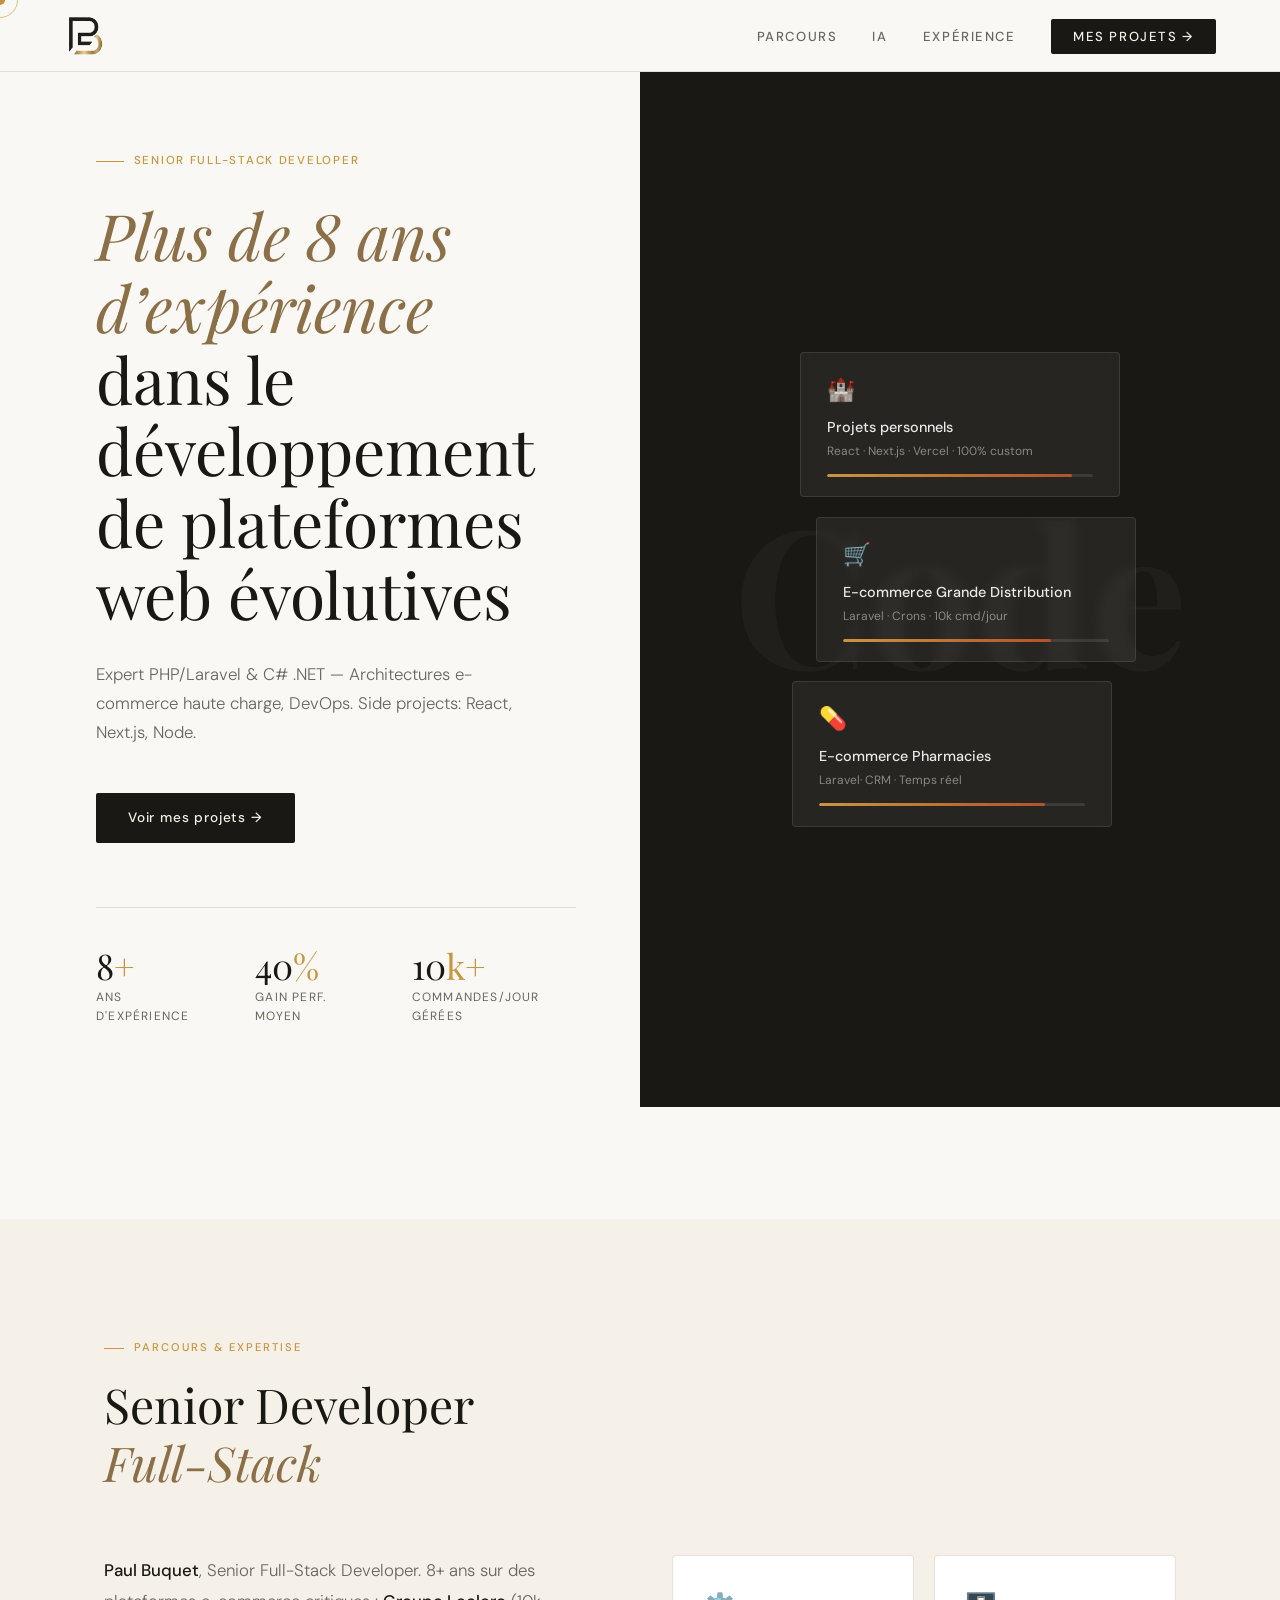
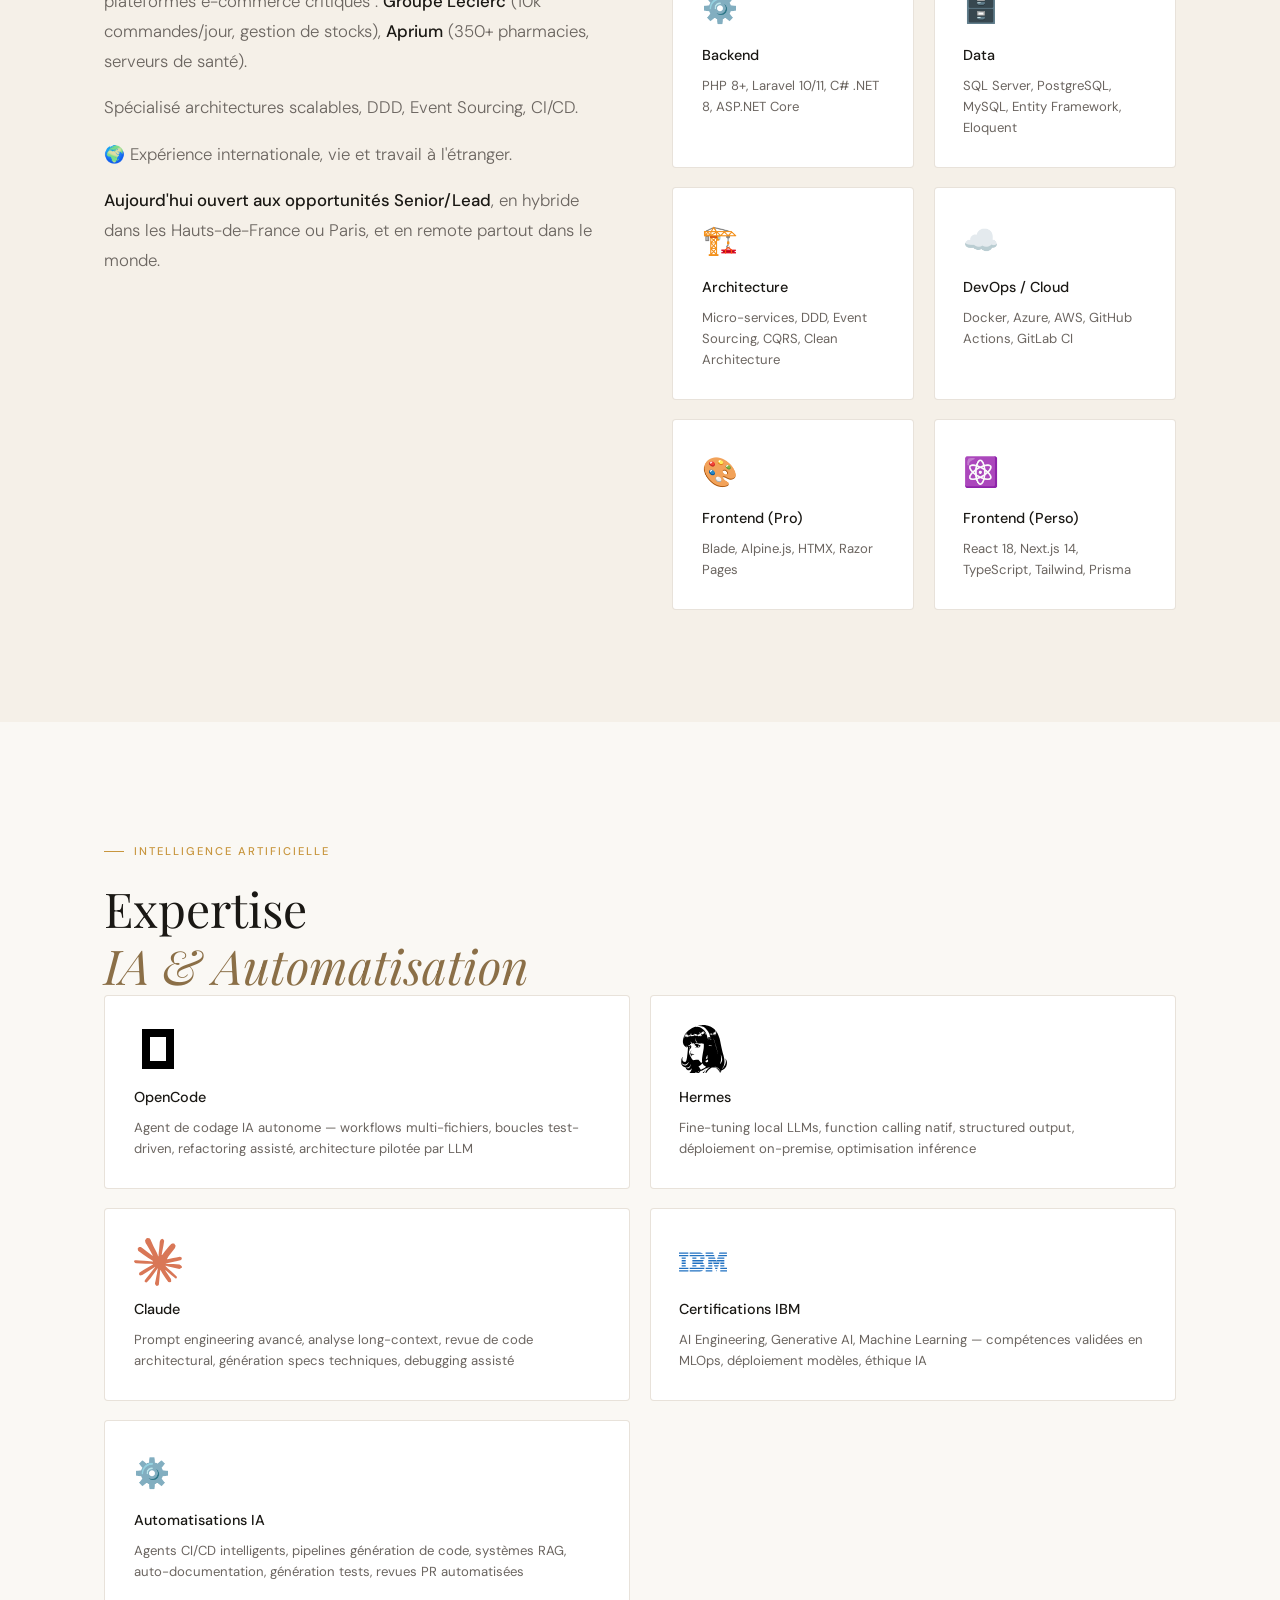
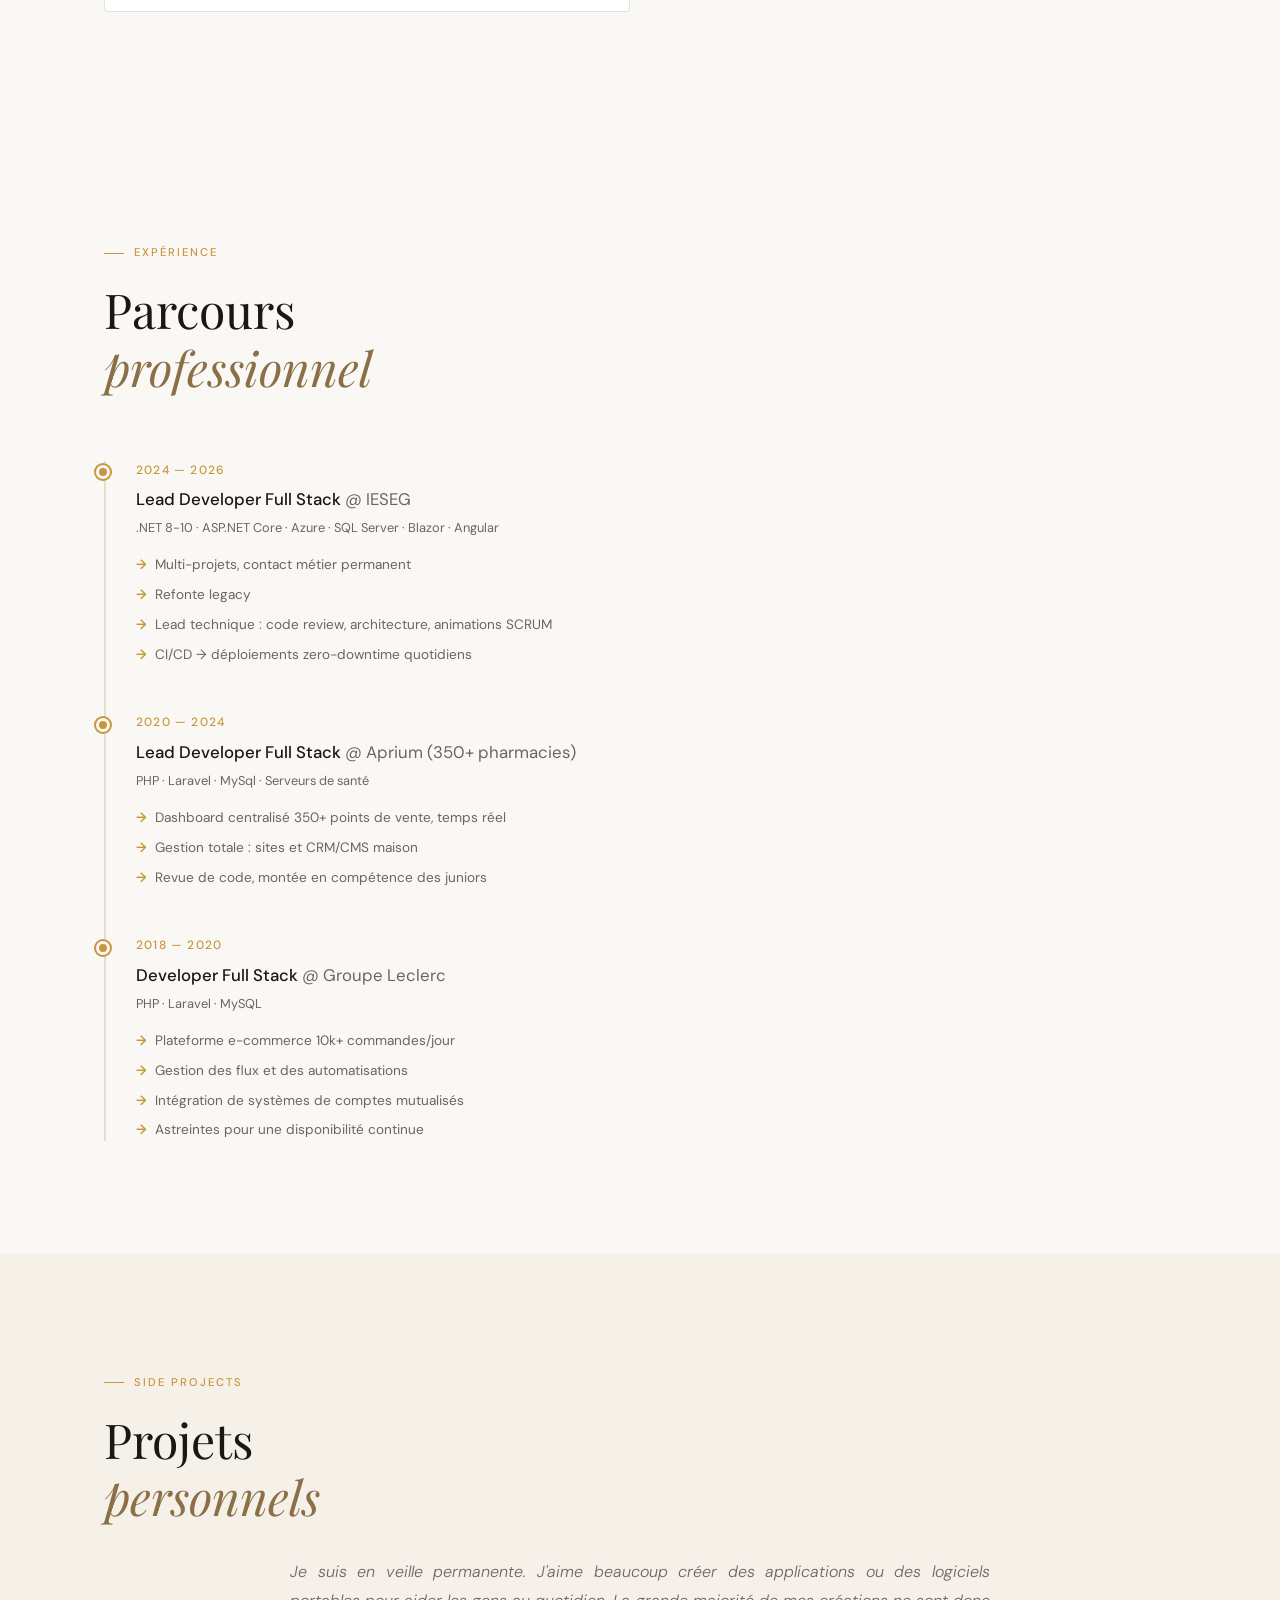
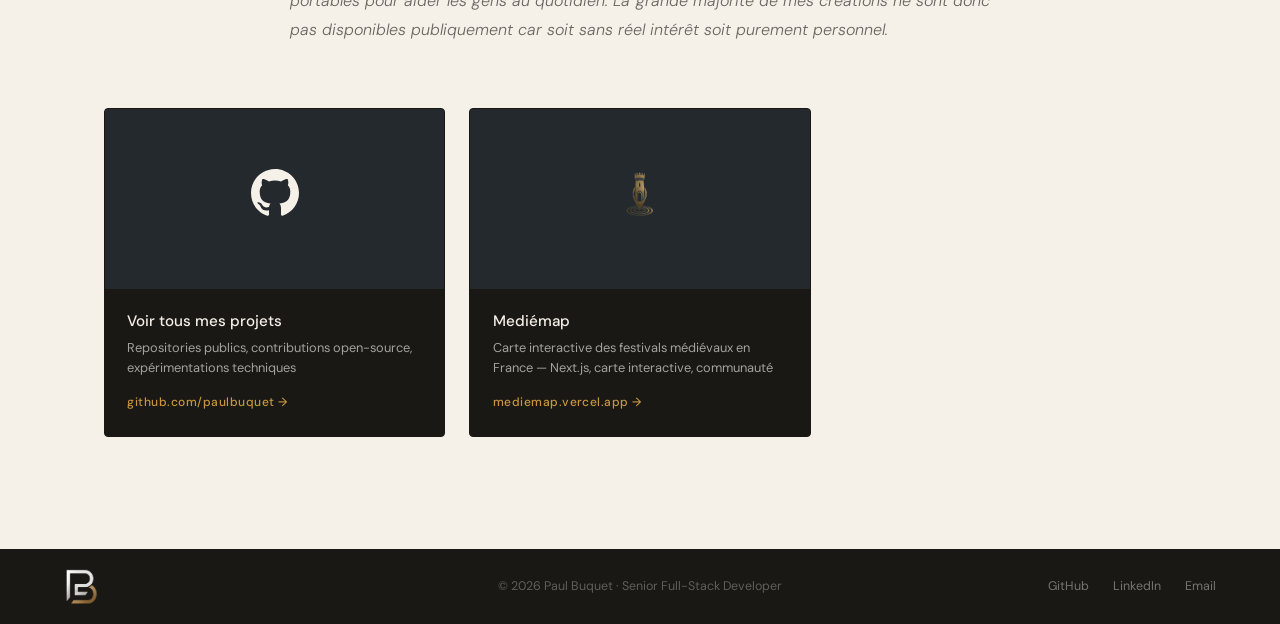
<file: index.html>
<!DOCTYPE html>
<html lang="fr">
<head>
  <meta charset="UTF-8" />
  <meta name="viewport" content="width=device-width, initial-scale=1.0" />
  <meta name="description" content="Senior Full-Stack Developer • 8+ ans • PHP/Laravel, C#/.NET • E-commerce 10k+ cmd/jour • React/Next.js">

  <meta property="og:title" content="Paul Buquet — Senior Full-Stack Developer">
  <meta property="og:description" content="Building scalable web platforms. Ex-Leclerc, Ex-Aprium. PHP, .NET, React, Cloud.">
  <meta property="og:type" content="website">
  <meta property="og:url" content="https://paulbuquet.fr">
  <meta property="og:locale" content="fr_FR">

  <title>Paul Buquet — Senior Full-Stack Developer</title>


  <link rel="preconnect" href="https://fonts.googleapis.com" />
  <link rel="preconnect" href="https://fonts.gstatic.com" crossorigin />
  <link rel="canonical" href="https://paulbuquet.fr" />
  <link href="https://fonts.googleapis.com/css2?family=Playfair+Display:ital,wght@0,400;0,700;1,400&family=DM+Sans:wght@300;400;500&display=swap" rel="stylesheet" />

  <link rel="stylesheet" href="assets/css/common.css">
  <link rel="stylesheet" href="assets/css/index.css">

  <script type="application/ld+json">
  {
    "@context": "https://schema.org",
    "@type": "Person",
    "name": "Paul Buquet",
    "jobTitle": "Senior Full-Stack Developer",
    "description": "Senior Full-Stack Developer with 8+ years experience building scalable e-commerce platforms (Leclerc, Aprium). Expert in PHP/Laravel, C#/.NET and modern React/Next.js.",
    "url": "https://paulbuquet.fr",
    "email": "paulbuquet1997@gmail.com",
    "sameAs": [
      "https://github.com/paulbuquet",
      "https://linkedin.com/in/paulbuquet"
    ],
    "knowsAbout": [
      "PHP", "Laravel", "C#", ".NET", "ASP.NET Core",
      "SQL Server", "PostgreSQL", "MySQL",
      "Docker", "Azure", "AWS",
      "DDD", "Event Sourcing", "CQRS",
      "React", "Next.js", "TypeScript", "Tailwind CSS",
      "CI/CD", "GitHub Actions", "GitLab CI",
      "OpenCode", "Hermes", "Claude", "LLM Fine-tuning",
      "Generative AI", "MLOps", "RAG", "AI Automation",
      "Prompt Engineering", "IBM AI Engineering"
    ]
  }
  </script>
</head>
<body>

  <div class="cursor" id="cursor"></div>
  <div class="cursor-ring" id="cursorRing"></div>
  <div class="scroll-indicator" id="scrollIndicator"></div>

  <!-- NAV -->
  <nav id="navbar">
    <a href="#hero" class="nav-logo">
      <img src="logoo.png" alt="Paul Buquet — Senior Full-Stack Developer" />
    </a>
    <ul class="nav-links">
      <li><a href="#parcours">Parcours</a></li>
      <li><a href="#ia">IA</a></li>
      <li><a href="#experience">Expérience</a></li>
      <li><a href="#projets-persos" class="nav-cta">Mes projets →</a></li>
    </ul>
  </nav>

  <!-- HERO -->
  <section id="hero">
    <div class="hero-left">
      <div class="hero-tag">Senior Full-Stack Developer</div>
      <h1><em>Plus de 8 ans d’expérience</em><br>dans le développement de plateformes web évolutives</h1>
      <p class="hero-sub">
        Expert PHP/Laravel & C# .NET — Architectures e-commerce haute charge, DevOps. Side projects: React, Next.js, Node.
      </p>
      <div class="hero-actions">
        <a href="#projets-persos" class="btn btn-primary">Voir mes projets →</a>
      </div>
      <div class="hero-stats">
        <div class="stat-item">
          <div class="stat-num">8<span>+</span></div>
          <div class="stat-label">Ans d'expérience</div>
        </div>
        <div class="stat-item">
          <div class="stat-num">40<span>%</span></div>
          <div class="stat-label">Gain perf. moyen</div>
        </div>
        <div class="stat-item">
          <div class="stat-num">10<span>k+</span></div>
          <div class="stat-label">Commandes/jour gérées</div>
        </div>
      </div>
    </div>
    <div class="hero-right">
      <div class="hero-bg-text">Code</div>
      <div class="hero-card-grid">
        <div class="showcase-card">
          <div class="sc-icon">🏰</div>
          <div class="sc-title">Projets personnels</div>
          <div class="sc-desc">React · Next.js · Vercel · 100% custom</div>
          <div class="sc-bar"><div class="sc-bar-fill" style="width:92%"></div></div>
        </div>
        <div class="showcase-card">
          <div class="sc-icon">🛒</div>
          <div class="sc-title">E-commerce Grande Distribution</div>
          <div class="sc-desc">Laravel · Crons · 10k cmd/jour</div>
          <div class="sc-bar"><div class="sc-bar-fill" style="width:78%"></div></div>
        </div>
        <div class="showcase-card">
          <div class="sc-icon">💊</div>
          <div class="sc-title">E-commerce Pharmacies</div>
          <div class="sc-desc">Laravel· CRM · Temps réel</div>
          <div class="sc-bar"><div class="sc-bar-fill" style="width:85%"></div></div>
        </div>
      </div>
    </div>
  </section>

  <!-- PARCOURS & EXPERTISE -->
  <section id="parcours">
    <div class="container">
      <div class="section-label">Parcours & Expertise</div>
      <h2>Senior Developer<br><em>Full-Stack</em></h2>
      <div class="parcours-grid">
        <div class="parcours-bio reveal">
          <p><strong>Paul Buquet</strong>, Senior Full-Stack Developer. 8+ ans sur des plateformes e-commerce critiques : <strong>Groupe Leclerc</strong> (10k commandes/jour, gestion de stocks), <strong>Aprium</strong> (350+ pharmacies, serveurs de santé).</p>
          <p>Spécialisé architectures scalables, DDD, Event Sourcing, CI/CD.</p>
          <p>🌍 Expérience internationale, vie et travail à l'étranger.</p>
          <p><strong>Aujourd'hui ouvert aux opportunités Senior/Lead</strong>, en hybride dans les Hauts-de-France ou Paris, et en remote partout dans le monde.</p>
        </div>
        <div class="competences-grid reveal">
          <article class="competence-card">
            <div class="competence-icon">⚙️</div>
            <h3>Backend</h3>
            <p>PHP 8+, Laravel 10/11, C# .NET 8, ASP.NET Core</p>
          </article>
          <article class="competence-card">
            <div class="competence-icon">🗄️</div>
            <h3>Data</h3>
            <p>SQL Server, PostgreSQL, MySQL, Entity Framework, Eloquent</p>
          </article>
          <article class="competence-card">
            <div class="competence-icon">🏗️</div>
            <h3>Architecture</h3>
            <p>Micro-services, DDD, Event Sourcing, CQRS, Clean Architecture</p>
          </article>
          <article class="competence-card">
            <div class="competence-icon">☁️</div>
            <h3>DevOps / Cloud</h3>
            <p>Docker, Azure, AWS, GitHub Actions, GitLab CI</p>
          </article>
          <article class="competence-card">
            <div class="competence-icon">🎨</div>
            <h3>Frontend (Pro)</h3>
            <p>Blade, Alpine.js, HTMX, Razor Pages</p>
          </article>
          <article class="competence-card">
            <div class="competence-icon">⚛️</div>
            <h3>Frontend (Perso)</h3>
            <p>React 18, Next.js 14, TypeScript, Tailwind, Prisma</p>
          </article>
        </div>
      </div>
    </div>
</section>

  <!-- INTELLIGENCE ARTIFICIELLE -->
  <section id="ia">
    <div class="container">
      <div class="section-label">Intelligence Artificielle</div>
      <h2>Expertise<br><em>IA & Automatisation</em></h2>
      <div class="competences-grid reveal">
        <article class="competence-card">
          <img src="assets/logos/opencode.svg" alt="OpenCode" class="competence-logo" />
          <h3>OpenCode</h3>
          <p>Agent de codage IA autonome — workflows multi-fichiers, boucles test-driven, refactoring assisté, architecture pilotée par LLM</p>
        </article>
        <article class="competence-card">
          <img src="assets/logos/hermes.svg" alt="Hermes" class="competence-logo" />
          <h3>Hermes</h3>
          <p>Fine-tuning local LLMs, function calling natif, structured output, déploiement on-premise, optimisation inférence</p>
        </article>
        <article class="competence-card">
          <img src="assets/logos/claude.svg" alt="Claude" class="competence-logo" />
          <h3>Claude</h3>
          <p>Prompt engineering avancé, analyse long-context, revue de code architectural, génération specs techniques, debugging assisté</p>
        </article>
        <article class="competence-card">
          <img src="assets/logos/ibm.svg" alt="IBM" class="competence-logo" />
          <h3>Certifications IBM</h3>
          <p>AI Engineering, Generative AI, Machine Learning — compétences validées en MLOps, déploiement modèles, éthique IA</p>
        </article>
        <article class="competence-card">
          <div class="competence-icon">⚙️</div>
          <h3>Automatisations IA</h3>
          <p>Agents CI/CD intelligents, pipelines génération de code, systèmes RAG, auto-documentation, génération tests, revues PR automatisées</p>
        </article>
      </div>
    </div>
  </section>

  <!-- EXPÉRIENCE PROFESSIONNELLE -->
  <section id="experience">
    <div class="container">
      <div class="section-label">Expérience</div>
      <h2>Parcours<br><em>professionnel</em></h2>
      <div class="timeline">
        <article class="timeline-item reveal">
          <div class="timeline-marker"></div>
          <div class="timeline-content">
            <div class="timeline-date">2024 — 2026</div>
            <h3>Lead Developer Full Stack <span>@ IESEG</span></h3>
            <p class="timeline-stack">.NET 8-10 · ASP.NET Core · Azure · SQL Server · Blazor · Angular</p>
            <ul class="timeline-achievements">
              <li>Multi-projets, contact métier permanent</li>
              <li>Refonte legacy</li>
              <li>Lead technique : code review, architecture, animations SCRUM</li>
              <li>CI/CD → déploiements zero-downtime quotidiens</li>
            </ul>
          </div>
        </article>
        <article class="timeline-item reveal">
          <div class="timeline-marker"></div>
          <div class="timeline-content">
            <div class="timeline-date">2020 — 2024</div>
            <h3>Lead Developer Full Stack <span>@ Aprium (350+ pharmacies)</span></h3>
            <p class="timeline-stack">PHP · Laravel · MySql · Serveurs de santé</p>
            <ul class="timeline-achievements">
              <li>Dashboard centralisé 350+ points de vente, temps réel</li>
              <li>Gestion totale : sites et CRM/CMS maison</li>
              <li>Revue de code, montée en compétence des juniors</li>
            </ul>
          </div>
        </article>
        <article class="timeline-item reveal">
          <div class="timeline-marker"></div>
          <div class="timeline-content">
            <div class="timeline-date">2018 — 2020</div>
            <h3>Developer Full Stack <span>@ Groupe Leclerc</span></h3>
            <p class="timeline-stack">PHP · Laravel · MySQL</p>
            <ul class="timeline-achievements">
              <li>Plateforme e-commerce 10k+ commandes/jour</li>
              <li>Gestion des flux et des automatisations</li>
              <li>Intégration de systèmes de comptes mutualisés</li>
              <li>Astreintes pour une disponibilité continue</li>
            </ul>
          </div>
        </article>
      </div>
    </div>
  </section>

  <!-- PROJETS PERSOS -->
  <section id="projets-persos">
    <div class="container">
      <div class="section-label">Side Projects</div>
      <h2>Projets<br><em>personnels</em></h2>
      <div class="projects-intro reveal">
        <p>Je suis en veille permanente. J'aime beaucoup créer des applications ou des logiciels portables pour aider les gens au quotidien. La grande majorité de mes créations ne sont donc pas disponibles publiquement car soit sans réel intérêt soit purement personnel.</p>
      </div>
      <div class="projects-grid">
        <a href="https://github.com/paulbuquet?tab=repositories" target="_blank" rel="noopener" class="project-card github-card reveal">
          <div class="project-img" style="background:#24292e">
            <svg class="competence-logo" viewBox="0 0 24 24" fill="currentColor" aria-hidden="true">
              <path d="M12 0C5.374 0 0 5.373 0 12c0 5.302 3.438 9.8 8.207 11.387.599.111.793-.261.793-.577v-2.234c-3.338.726-4.033-1.416-4.033-1.416-.546-1.387-1.333-1.756-1.333-1.756-1.089-.745.083-.729.083-.729 1.205.084 1.839 1.237 1.839 1.237 1.07 1.834 2.807 1.304 3.492.997.107-.775.418-1.305.762-1.604-2.665-.305-5.467-1.334-5.467-5.931 0-1.311.469-2.381 1.236-3.221-.124-.303-.535-1.524.117-3.176 0 0 1.008-.322 3.301 1.23A11.509 11.509 0 0112 5.803c1.02.005 2.047.138 3.006.404 2.291-1.552 3.297-1.23 3.297-1.23.653 1.653.242 2.874.118 3.176.77.84 1.235 1.911 1.235 3.221 0 4.609-2.807 5.624-5.479 5.921.43.372.823 1.102.823 2.222v3.293c0 .319.192.694.801.576C20.566 21.797 24 17.3 24 12c0-6.627-5.373-12-12-12z"/>
            </svg>
          </div>
          <div class="project-body">
            <h3 class="project-title">Voir tous mes projets</h3>
            <p class="project-desc">Repositories publics, contributions open-source, expérimentations techniques</p>
            <span class="project-link">github.com/paulbuquet →</span>
          </div>
        </a>
        <a href="https://mediemap.vercel.app" target="_blank" rel="noopener" class="project-card github-card reveal">
          <div class="project-img" style="background:#24292e">
            <img src="assets/logos/mediemap.png" alt="Mediémap" class="competence-logo" />
          </div>
          <div class="project-body">
            <h3 class="project-title">Mediémap</h3>
            <p class="project-desc">Carte interactive des festivals médiévaux en France — Next.js, carte interactive, communauté</p>
            <span class="project-link">mediemap.vercel.app →</span>
          </div>
        </a>
      </div>
    </div>
  </section>

  <!-- FOOTER -->
  <footer>
    <div class="footer-logo">
      <img src="logo.png" alt="Paul Buquet" />
    </div>
    <div class="footer-copy">© 2026 Paul Buquet · Senior Full-Stack Developer</div>
    <div class="footer-links">
      <a href="https://github.com/paulbuquet?tab=repositories" target="_blank" rel="noopener">GitHub</a>
      <a href="https://www.linkedin.com/in/paul-buquet-45b3b1156" target="_blank" rel="noopener">LinkedIn</a>
      <a href="mailto:paulbuquet1997@gmail.com">Email</a>
    </div>
  </footer>

  <script>
    // Curseur custom (desktop uniquement)
    const cursor = document.getElementById('cursor');
    const ring = document.getElementById('cursorRing');
    let mx = 0, my = 0, rx = 0, ry = 0;
    document.addEventListener('mousemove', e => { mx = e.clientX; my = e.clientY; });
    function animCursor() {
      cursor.style.left = mx - 5 + 'px';
      cursor.style.top = my - 5 + 'px';
      rx += (mx - rx) * 0.12;
      ry += (my - ry) * 0.12;
      ring.style.left = rx - 18 + 'px';
      ring.style.top = ry - 18 + 'px';
      requestAnimationFrame(animCursor);
    }
    animCursor();
    document.querySelectorAll('a, button, .project-card, .competence-card, .timeline-item, .github-card').forEach(el => {
      el.addEventListener('mouseenter', () => cursor.style.transform = 'scale(2.5)');
      el.addEventListener('mouseleave', () => cursor.style.transform = 'scale(1)');
    });

    // Barre de progression scroll
    const si = document.getElementById('scrollIndicator');
    window.addEventListener('scroll', () => {
      const pct = window.scrollY / (document.body.scrollHeight - window.innerHeight) * 100;
      si.style.width = pct + '%';
    });

    // Animations au scroll
    const reveals = document.querySelectorAll('.reveal');
    const observer = new IntersectionObserver(entries => {
      entries.forEach(e => {
        if (e.isIntersecting) {
          const idx = Array.from(reveals).indexOf(e.target) % 4;
          setTimeout(() => e.target.classList.add('visible'), 60 * idx);
          observer.unobserve(e.target);
        }
      });
    }, { threshold: 0.1 });
    reveals.forEach(r => observer.observe(r));

    // Animation d'entrée du titre
    const h1 = document.querySelector('h1');
    h1.style.opacity = '0';
    h1.style.transform = 'translateY(20px)';
    setTimeout(() => {
      h1.style.transition = 'all 0.8s ease';
      h1.style.opacity = '1';
      h1.style.transform = 'none';
    }, 200);
  </script>
</body>
</html>
</file>
<file: assets/css/common.css>
/* ==========================================================================
   COMMON.CSS — Styles partagés (index.html + mentions-legales.html)
   ========================================================================== */

/* ── RESET & BASE ── */
*, *::before, *::after { box-sizing: border-box; margin: 0; padding: 0; }

:root {
  --cream: #F5F0E8;
  --dark: #1A1814;
  --brown: #8B6F47;
  --gold: #C8963E;
  --rust: #B5522A;
  --light: #FAF8F4;
  --mid: #6B6560;
  --border: rgba(139,111,71,0.2);
  --serif: 'Playfair Display', Georgia, serif;
  --sans: 'DM Sans', sans-serif;
  --nav-h: 72px;
}

html { scroll-behavior: smooth; overflow-x: hidden; }

body {
  background: var(--light);
  color: var(--dark);
  font-family: var(--sans);
  font-size: 16px;
  line-height: 1.6;
  overflow-x: hidden;
  width: 100%;
}

/* ── CONTAINER ── */
.container { max-width: 1200px; margin: 0 auto; padding: 0 4rem; }

/* ── SECTION LABEL ── */
.section-label {
  display: inline-flex; align-items: center; gap: 0.6rem;
  font-size: 0.7rem;
  font-weight: 500;
  text-transform: uppercase;
  letter-spacing: 0.18em;
  color: var(--gold);
  margin-bottom: 1.2rem;
}
.section-label::before {
  content: '';
  display: block;
  width: 20px; height: 1px;
  background: var(--gold);
}

/* ── HEADINGS ── */
h2 {
  font-family: var(--serif);
  font-size: clamp(2rem, 4vw, 3rem);
  font-weight: 400;
  line-height: 1.2;
  color: var(--dark);
}
h2 em { font-style: italic; color: var(--brown); }

/* ── NAV ── */
nav {
  position: fixed; top: 0; left: 0; right: 0;
  z-index: 100;
  height: var(--nav-h);
  display: flex; align-items: center; justify-content: space-between;
  padding: 0 4rem;
  background: rgba(250,248,244,0.92);
  backdrop-filter: blur(12px);
  border-bottom: 1px solid var(--border);
}
.nav-logo { display: flex; align-items: center; text-decoration: none; }
.nav-logo img { height: 44px; width: auto; display: block; }
.nav-links { display: flex; gap: 2.2rem; list-style: none; }
.nav-links a {
  font-size: 0.82rem;
  font-weight: 500;
  text-transform: uppercase;
  letter-spacing: 0.12em;
  color: var(--mid);
  text-decoration: none;
  position: relative;
  transition: color 0.2s;
}
.nav-links a::after {
  content: '';
  position: absolute; bottom: -3px; left: 0;
  width: 0; height: 1px;
  background: var(--gold);
  transition: width 0.3s ease;
}
.nav-links a:hover { color: var(--dark); }
.nav-links a:hover::after { width: 100%; }
.nav-cta {
  background: var(--dark);
  color: var(--cream) !important;
  padding: 0.55rem 1.4rem;
  border-radius: 2px;
  transition: background 0.3s, color 0.3s;
}
.nav-cta::after { display: none !important; }
.nav-cta:hover { background: var(--gold) !important; color: var(--dark) !important; }

/* ── FOOTER ── */
footer {
  background: var(--dark);
  padding: 1.2rem 4rem;
  display: flex;
  align-items: center;
  justify-content: space-between;
}
.footer-logo { flex: 1; display: flex; align-items: center; }
.footer-logo img { height: 36px; width: auto; display: block; }
.footer-copy { flex: 1; text-align: center; font-size: 0.78rem; color: rgba(255,255,255,0.3); }
.footer-links { flex: 1; display: flex; gap: 1.5rem; justify-content: flex-end; }
.footer-links a { font-size: 0.78rem; color: rgba(255,255,255,0.4); text-decoration: none; transition: color 0.2s; }
.footer-links a:hover { color: var(--gold); }

/* ── REVEAL ANIMATIONS ── */
.reveal {
  opacity: 0;
  transform: translateY(30px);
  transition: opacity 0.7s ease, transform 0.7s ease;
}
.reveal.visible { opacity: 1; transform: translateY(0); }

/* ── RESPONSIVE: TABLETTE (≤1024px) ── */
@media (max-width: 1024px) {
  nav { padding: 0 2rem; }
  .nav-links { gap: 1.5rem; }
  .container { padding: 0 2rem; }
  footer { padding: 1.2rem 2rem; }
}

/* ── RESPONSIVE: MOBILE (≤640px) ── */
@media (max-width: 640px) {
  :root { --nav-h: 60px; }

  nav { padding: 0 1.2rem; }
  .nav-links { display: none; }
  .nav-logo img { height: 36px; }

  .container { padding: 0 1.2rem; }
  h2 { font-size: 1.7rem; }

  footer {
    flex-direction: column;
    text-align: center;
    padding: 2rem 1.2rem;
    gap: 1rem;
  }
  .footer-logo { justify-content: center; }
  .footer-links { justify-content: center; flex-wrap: wrap; gap: 1rem; }
}
</file>
<file: assets/css/index.css>
/* ==========================================================================
   INDEX.CSS — Styles spécifiques à la page d'accueil
   ========================================================================== */

/* ── CURSOR (desktop only) ── */
.cursor {
  width: 10px; height: 10px;
  background: var(--gold);
  border-radius: 50%;
  position: fixed;
  pointer-events: none;
  z-index: 9999;
  transition: transform 0.15s ease;
  mix-blend-mode: multiply;
}
.cursor-ring {
  width: 36px; height: 36px;
  border: 1.5px solid var(--gold);
  border-radius: 50%;
  position: fixed;
  pointer-events: none;
  z-index: 9998;
  transition: transform 0.35s ease, opacity 0.3s;
  opacity: 0.6;
}

/* ── SCROLL INDICATOR ── */
.scroll-indicator {
  position: fixed;
  top: 0; left: 0;
  height: 2px;
  background: linear-gradient(90deg, var(--gold), var(--rust));
  z-index: 200;
  transition: width 0.1s;
}

/* ── HERO ── */
#hero {
  min-height: 100vh;
  display: grid;
  grid-template-columns: 1fr 1fr;
  padding-top: var(--nav-h);
}
.hero-left {
  display: flex;
  flex-direction: column;
  justify-content: center;
  padding: 5rem 4rem 5rem 6rem;
}
.hero-tag {
  display: inline-flex; align-items: center; gap: 0.6rem;
  font-size: 0.72rem;
  font-weight: 500;
  text-transform: uppercase;
  letter-spacing: 0.15em;
  color: var(--gold);
  margin-bottom: 1.8rem;
}
.hero-tag::before {
  content: '';
  display: block;
  width: 28px; height: 1px;
  background: var(--gold);
}
h1 {
  font-family: var(--serif);
  font-size: clamp(2.6rem, 5vw, 4.8rem);
  font-weight: 400;
  line-height: 1.12;
  color: var(--dark);
  margin-bottom: 0.3rem;
}
h1 em { font-style: italic; color: var(--brown); }
.hero-sub {
  font-size: 1.05rem;
  color: var(--mid);
  max-width: 440px;
  margin: 1.6rem 0 2.8rem;
  font-weight: 300;
  line-height: 1.75;
}

/* ── BUTTONS ── */
.btn {
  display: inline-flex; align-items: center; gap: 0.5rem;
  padding: 0.9rem 2rem;
  text-decoration: none;
  font-size: 0.85rem;
  font-weight: 500;
  letter-spacing: 0.06em;
  border-radius: 2px;
  transition: background 0.25s, color 0.25s, transform 0.2s, border-color 0.25s;
}
.btn-primary {
  background: var(--dark);
  color: var(--cream);
}
.btn-primary:hover { background: var(--gold); color: var(--dark); transform: translateY(-2px); }
.btn-outline {
  border: 1.5px solid var(--border);
  color: var(--dark);
  padding: 0.9rem 1.8rem;
}
.btn-outline:hover { border-color: var(--gold); color: var(--gold); transform: translateY(-2px); }

.hero-actions { display: flex; gap: 1rem; align-items: center; flex-wrap: wrap; }

/* ── HERO STATS ── */
.hero-stats {
  display: flex; gap: 3rem;
  margin-top: 4rem;
  padding-top: 2.5rem;
  border-top: 1px solid var(--border);
}
.stat-item { display: flex; flex-direction: column; }
.stat-num {
  font-family: var(--serif);
  font-size: 2.2rem;
  color: var(--dark);
  line-height: 1;
}
.stat-num span { color: var(--gold); }
.stat-label {
  font-size: 0.75rem;
  text-transform: uppercase;
  letter-spacing: 0.1em;
  color: var(--mid);
  margin-top: 0.3rem;
}

/* ── HERO RIGHT ── */
.hero-right {
  position: relative;
  overflow: hidden;
  background: var(--dark);
}
.hero-bg-text {
  position: absolute;
  font-family: var(--serif);
  font-size: clamp(8rem, 15vw, 18rem);
  font-weight: 700;
  color: rgba(255,255,255,0.03);
  line-height: 1;
  top: 50%; left: 50%;
  transform: translate(-50%, -50%);
  white-space: nowrap;
  pointer-events: none;
}
.hero-card-grid {
  position: absolute; inset: 0;
  display: flex; flex-direction: column;
  justify-content: center; align-items: center;
  gap: 1.2rem;
  padding: 2rem;
}
.showcase-card {
  background: rgba(255,255,255,0.06);
  border: 1px solid rgba(255,255,255,0.1);
  border-radius: 4px;
  padding: 1.2rem 1.6rem;
  width: 100%;
  max-width: 320px;
  backdrop-filter: blur(4px);
  animation: floatCard 4s ease-in-out infinite;
}
.showcase-card:nth-child(2) { animation-delay: -1.5s; margin-left: 2rem; }
.showcase-card:nth-child(3) { animation-delay: -3s; margin-left: -1rem; }
@keyframes floatCard {
  0%, 100% { transform: translateY(0); }
  50% { transform: translateY(-8px); }
}
.sc-icon { font-size: 1.4rem; margin-bottom: 0.5rem; }
.sc-title { color: rgba(255,255,255,0.9); font-size: 0.9rem; font-weight: 500; }
.sc-desc { color: rgba(255,255,255,0.45); font-size: 0.75rem; margin-top: 0.2rem; }
.sc-bar { margin-top: 0.8rem; height: 3px; background: rgba(255,255,255,0.1); border-radius: 2px; overflow: hidden; }
.sc-bar-fill {
  height: 100%;
  background: linear-gradient(90deg, var(--gold), var(--rust));
  border-radius: 2px;
  animation: loadBar 2.5s ease forwards;
}
@keyframes loadBar { from { width: 0%; } }

/* ── SECTIONS ── */
section { padding: 7rem 0; }

/* ── PARCOURS & EXPERTISE ── */
#parcours { background: var(--cream); }
.parcours-grid {
  display: grid;
  grid-template-columns: 1fr 1fr;
  gap: 4rem;
  align-items: start;
  margin-top: 4rem;
}
.parcours-bio p {
  color: var(--mid);
  font-size: 1.05rem;
  font-weight: 300;
  line-height: 1.8;
  margin-bottom: 1rem;
}
.parcours-bio p:last-child { margin-bottom: 0; }
.parcours-bio strong { color: var(--dark); font-weight: 500; }

/* ── COMPETENCES GRID ── */
.competences-grid {
  display: grid;
  grid-template-columns: repeat(2, 1fr);
  gap: 1.2rem;
}
.competence-card {
  background: white;
  border: 1px solid var(--border);
  border-radius: 4px;
  padding: 1.8rem;
  transition: transform 0.25s, box-shadow 0.25s;
}
.competence-card:hover { transform: translateY(-4px); box-shadow: 0 12px 30px rgba(26,24,20,0.08); }
.competence-icon { font-size: 1.8rem; margin-bottom: 0.8rem; }
.competence-logo { width: 48px; height: 48px; display: block; margin-bottom: 0.8rem; }
.competence-card h3 { font-size: 0.9rem; font-weight: 500; color: var(--dark); margin-bottom: 0.5rem; }
.competence-card p { font-size: 0.82rem; color: var(--mid); line-height: 1.6; }

/* ── EXPÉRIENCE ── */
#experience { background: var(--light); }
.timeline {
  position: relative;
  margin-top: 4rem;
  padding-left: 2rem;
}
.timeline::before {
  content: '';
  position: absolute;
  left: 0; top: 0; bottom: 0;
  width: 2px;
  background: var(--border);
}
.timeline-item { position: relative; padding-bottom: 3rem; }
.timeline-item:last-child { padding-bottom: 0; }
.timeline-marker {
  position: absolute;
  left: -2.5rem; top: 0.3rem;
  width: 14px; height: 14px;
  border-radius: 50%;
  background: var(--gold);
  border: 3px solid var(--light);
  box-shadow: 0 0 0 2px var(--gold);
}
.timeline-date {
  font-size: 0.75rem;
  font-weight: 500;
  text-transform: uppercase;
  letter-spacing: 0.1em;
  color: var(--gold);
  margin-bottom: 0.4rem;
}
.timeline-content h3 {
  font-size: 1.05rem;
  font-weight: 500;
  color: var(--dark);
  margin-bottom: 0.3rem;
}
.timeline-content h3 span { color: var(--mid); font-weight: 400; }
.timeline-stack {
  font-size: 0.8rem;
  color: var(--mid);
  margin-bottom: 1rem;
  font-weight: 400;
}
.timeline-achievements {
  list-style: none;
  display: flex;
  flex-direction: column;
  gap: 0.5rem;
}
.timeline-achievements li {
  font-size: 0.85rem;
  color: var(--mid);
  line-height: 1.6;
  padding-left: 1.2rem;
  position: relative;
}
.timeline-achievements li::before {
  content: '→';
  position: absolute; left: 0;
  color: var(--gold); font-weight: 600;
}

/* ── PROJETS CLÉS ── */
#projets-cles { background: var(--light); }
.projects-header { display: flex; align-items: flex-end; justify-content: space-between; margin-bottom: 3.5rem; flex-wrap: wrap; gap: 1rem; }
.projects-grid { display: grid; grid-template-columns: repeat(3, 1fr); gap: 1.5rem; margin-top: 4rem; }
.project-card {
  background: white;
  border: 1px solid var(--border);
  border-radius: 4px;
  overflow: hidden;
  transition: transform 0.3s, box-shadow 0.3s;
}
.project-card:hover { transform: translateY(-6px); box-shadow: 0 20px 50px rgba(26,24,20,0.08); }
.project-img {
  height: 180px;
  background: var(--dark);
  display: flex; align-items: center; justify-content: center;
  font-size: 3rem;
  position: relative;
  overflow: hidden;
}
.project-img::before {
  content: '';
  position: absolute; inset: 0;
  background: linear-gradient(135deg, var(--dark) 0%, #2d2820 100%);
}
.project-img span { position: relative; z-index: 1; }
.project-img .competence-logo,
.project-img svg.competence-logo,
.project-img img.competence-logo {
  position: relative;
  z-index: 1;
}
.project-img-accent {
  position: absolute;
  width: 120px; height: 120px;
  border-radius: 50%;
  background: var(--gold);
  opacity: 0.1;
  bottom: -30px; right: -20px;
  z-index: 0;
}
.project-body { padding: 1.4rem; }
.project-tags { display: flex; gap: 0.4rem; flex-wrap: wrap; margin-bottom: 0.6rem; }
.tag {
  font-size: 0.65rem;
  font-weight: 500;
  text-transform: uppercase;
  letter-spacing: 0.08em;
  padding: 0.2rem 0.5rem;
  border-radius: 2px;
  background: var(--cream);
  color: var(--brown);
}
.project-title { font-size: 0.95rem; font-weight: 500; color: var(--dark); margin-bottom: 0.4rem; line-height: 1.3; }
.project-desc { font-size: 0.8rem; color: var(--mid); line-height: 1.6; margin-bottom: 0.6rem; }
.project-stack { display: flex; gap: 0.3rem; flex-wrap: wrap; margin-bottom: 0.6rem; }
.project-metrics {
  display: flex; gap: 0.8rem; flex-wrap: wrap; margin-bottom: 0.8rem;
  font-size: 0.7rem; color: var(--gold); font-weight: 500;
}
.project-link {
  display: inline-flex; align-items: center; gap: 0.3rem;
  font-size: 0.75rem; font-weight: 500;
  color: var(--gold); text-decoration: none;
  letter-spacing: 0.04em; transition: gap 0.2s;
}
.project-link:hover { gap: 0.5rem; }

/* ── PROJETS PERSOS ── */
#projets-persos { background: var(--cream); }
.projects-intro {
  max-width: 700px;
  margin: 2rem auto 3rem;
  text-align: justify;
  font-size: 1rem;
  color: var(--mid);
  line-height: 1.8;
  font-weight: 300;
}
.projects-intro p { margin: 0; font-style: italic }
.project-card.personal .project-img { background: transparent; }
.project-card.personal .project-img::before { display: none; }
.project-card.personal .project-img-accent { display: none; }
.project-card.github-card {
  text-decoration: none; color: inherit;
  background: var(--dark); border-color: var(--dark);
}
.project-card.github-card:hover {
  background: #1a1a1a;
  transform: translateY(-6px);
  box-shadow: 0 20px 50px rgba(0,0,0,0.3);
}
.project-card.github-card .project-img { color: var(--cream); }
.project-card.github-card .project-body { color: var(--cream); }
.project-card.github-card .project-title { color: var(--cream); }
.project-card.github-card .project-desc { color: rgba(255,255,255,0.6); }
.project-card.github-card .project-link { color: var(--gold); }
.project-card.github-card .tag { background: rgba(255,255,255,0.1); color: var(--gold); }
.project-card.github-card .project-img::before { display: none; }

/* ── RESPONSIVE: TABLETTE (≤1024px) ── */
@media (max-width: 1024px) {
  #hero { grid-template-columns: 1fr; min-height: auto; }
  .hero-right { display: none; }
  .hero-left { padding: 4rem 2rem; }
  .parcours-grid { grid-template-columns: 1fr; gap: 3rem; }
  .competences-grid { grid-template-columns: 1fr 1fr; }
  .projects-grid { grid-template-columns: 1fr 1fr; }
}

/* ── RESPONSIVE: MOBILE (≤640px) ── */
@media (max-width: 640px) {
  #hero { min-height: auto; padding-top: var(--nav-h); }
  .hero-left { padding: 2.5rem 1.2rem 3rem; }
  h1 { font-size: 2.1rem; }
  .hero-sub { font-size: 0.95rem; max-width: 100%; }
  .hero-actions { flex-direction: column; align-items: stretch; }
  .btn-primary, .btn-outline { text-align: center; justify-content: center; }
  .hero-stats { gap: 1.5rem; flex-wrap: wrap; }
  .stat-num { font-size: 1.8rem; }

  section { padding: 4rem 0; }

  .competences-grid { grid-template-columns: 1fr; }
  .projects-grid { grid-template-columns: 1fr; }
  .timeline { padding-left: 1.5rem; }
  .timeline-marker { left: -2rem; width: 12px; height: 12px; }

  .cursor, .cursor-ring { display: none; }
}
</file>
